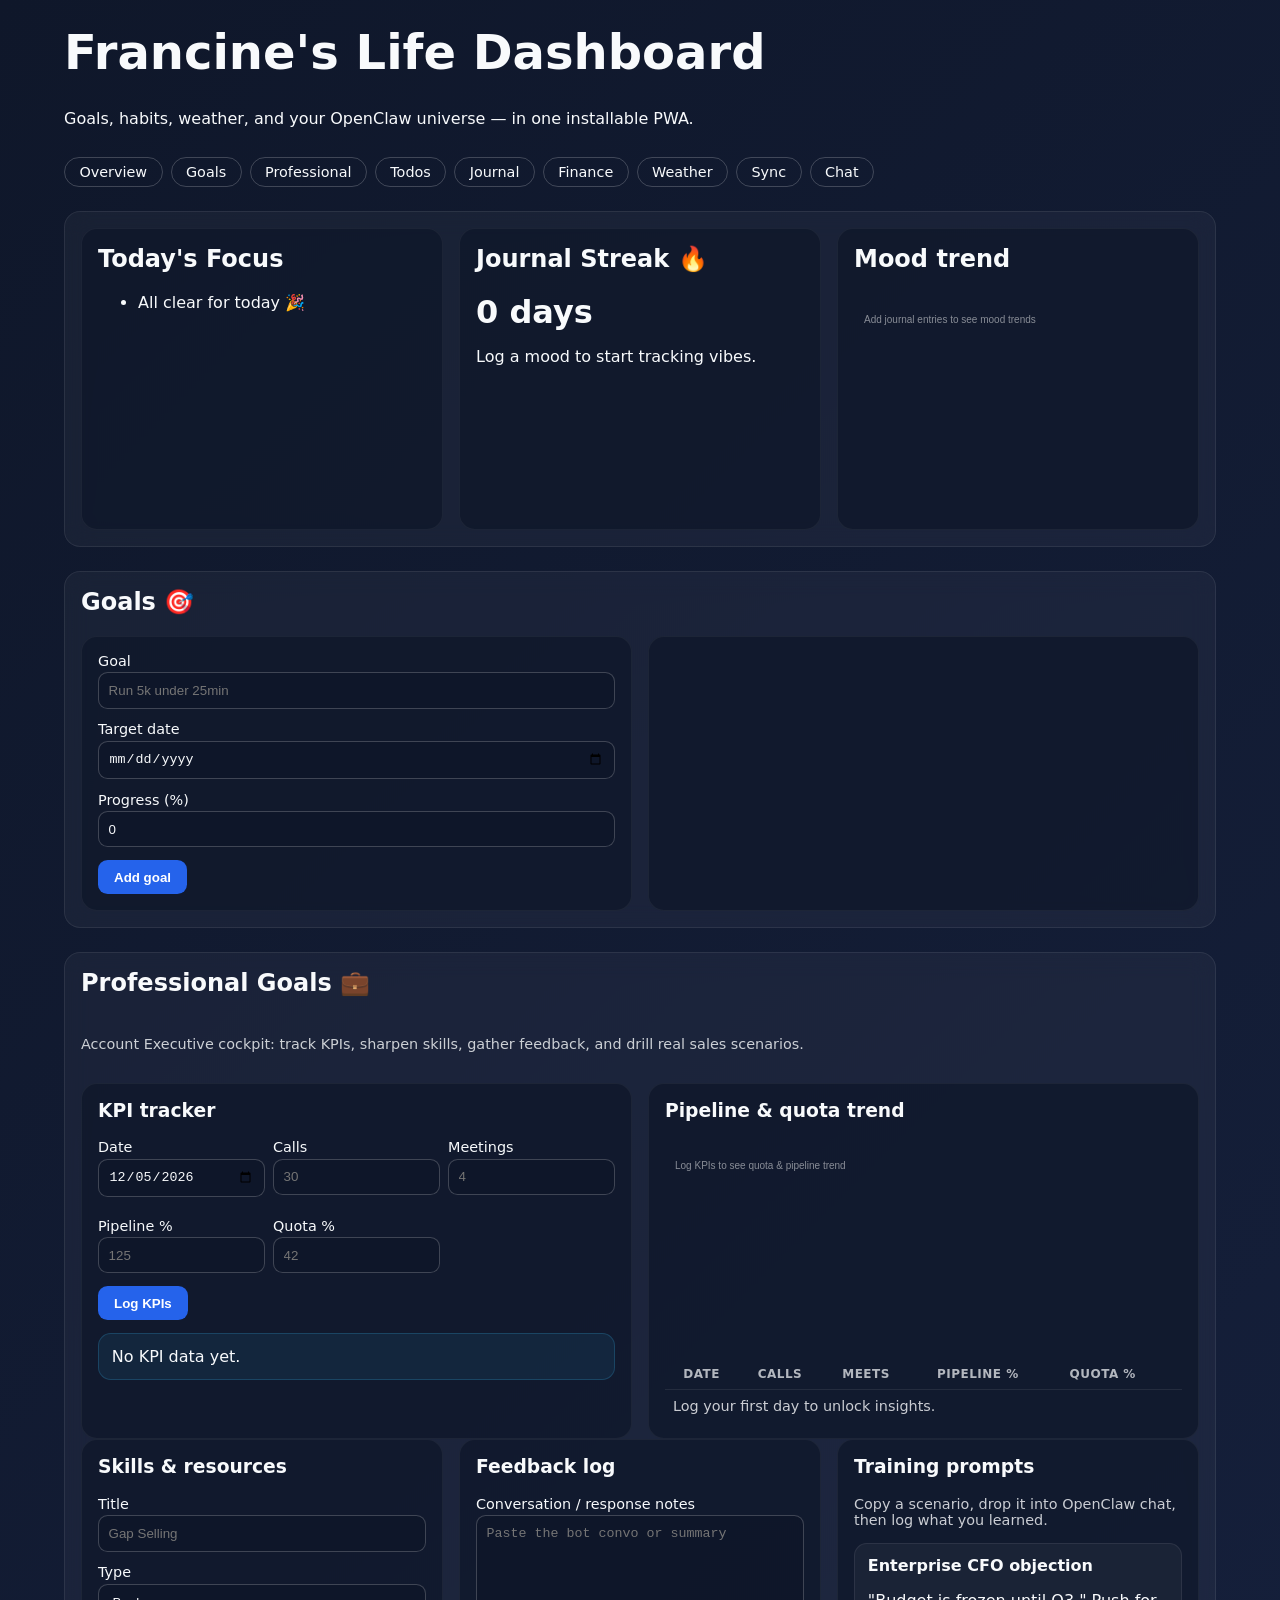
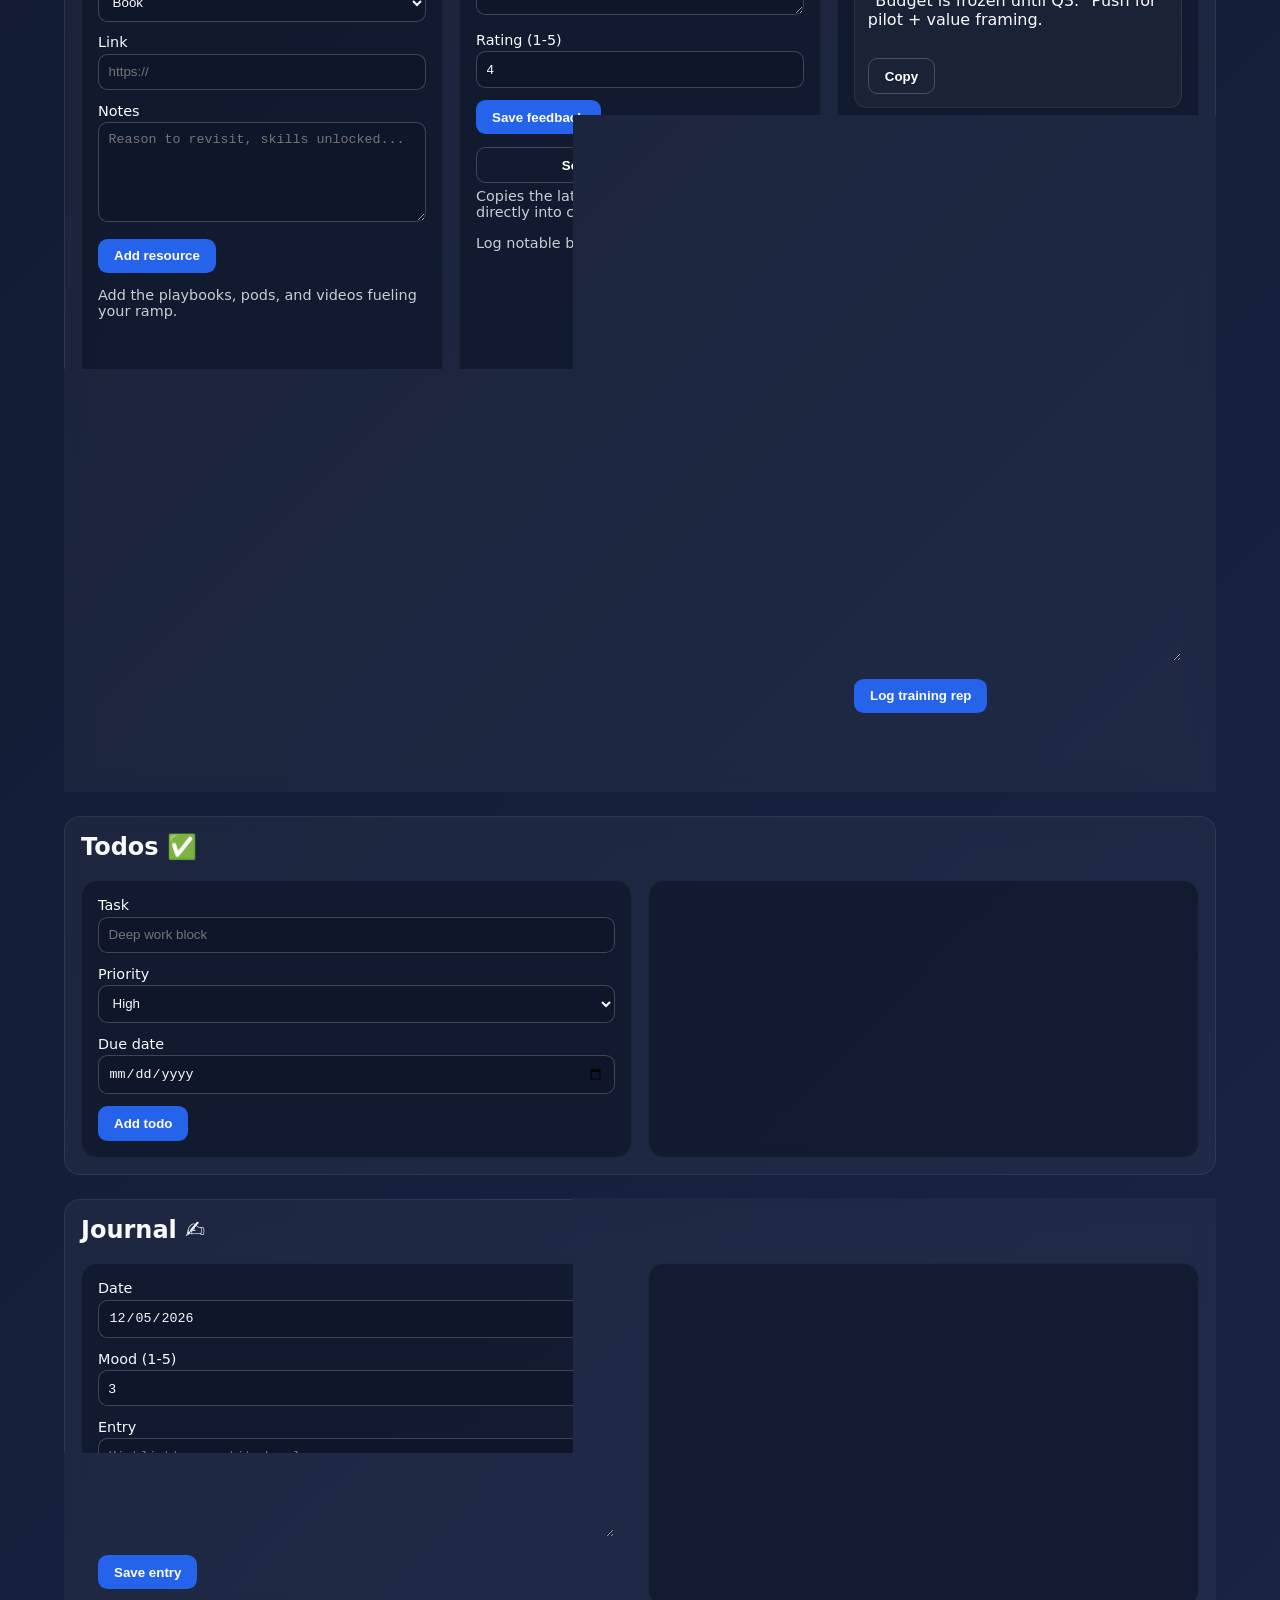
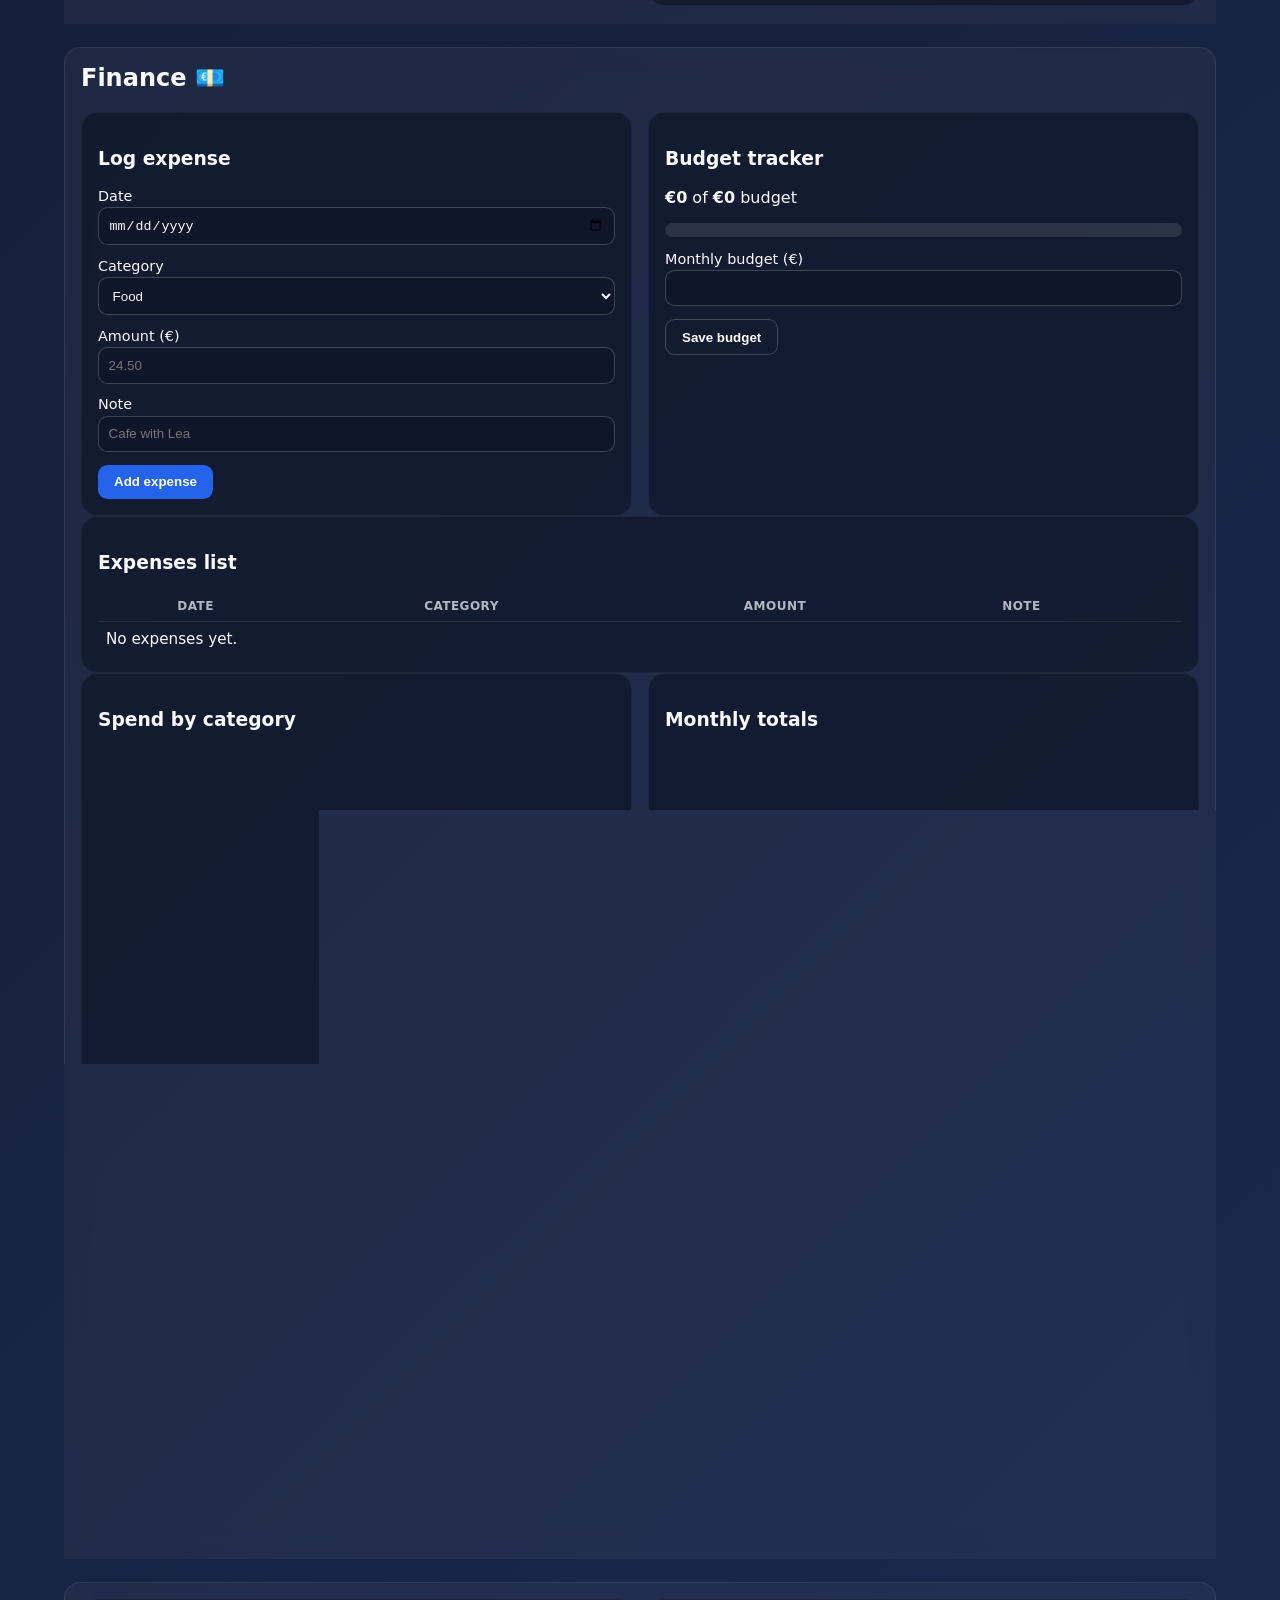
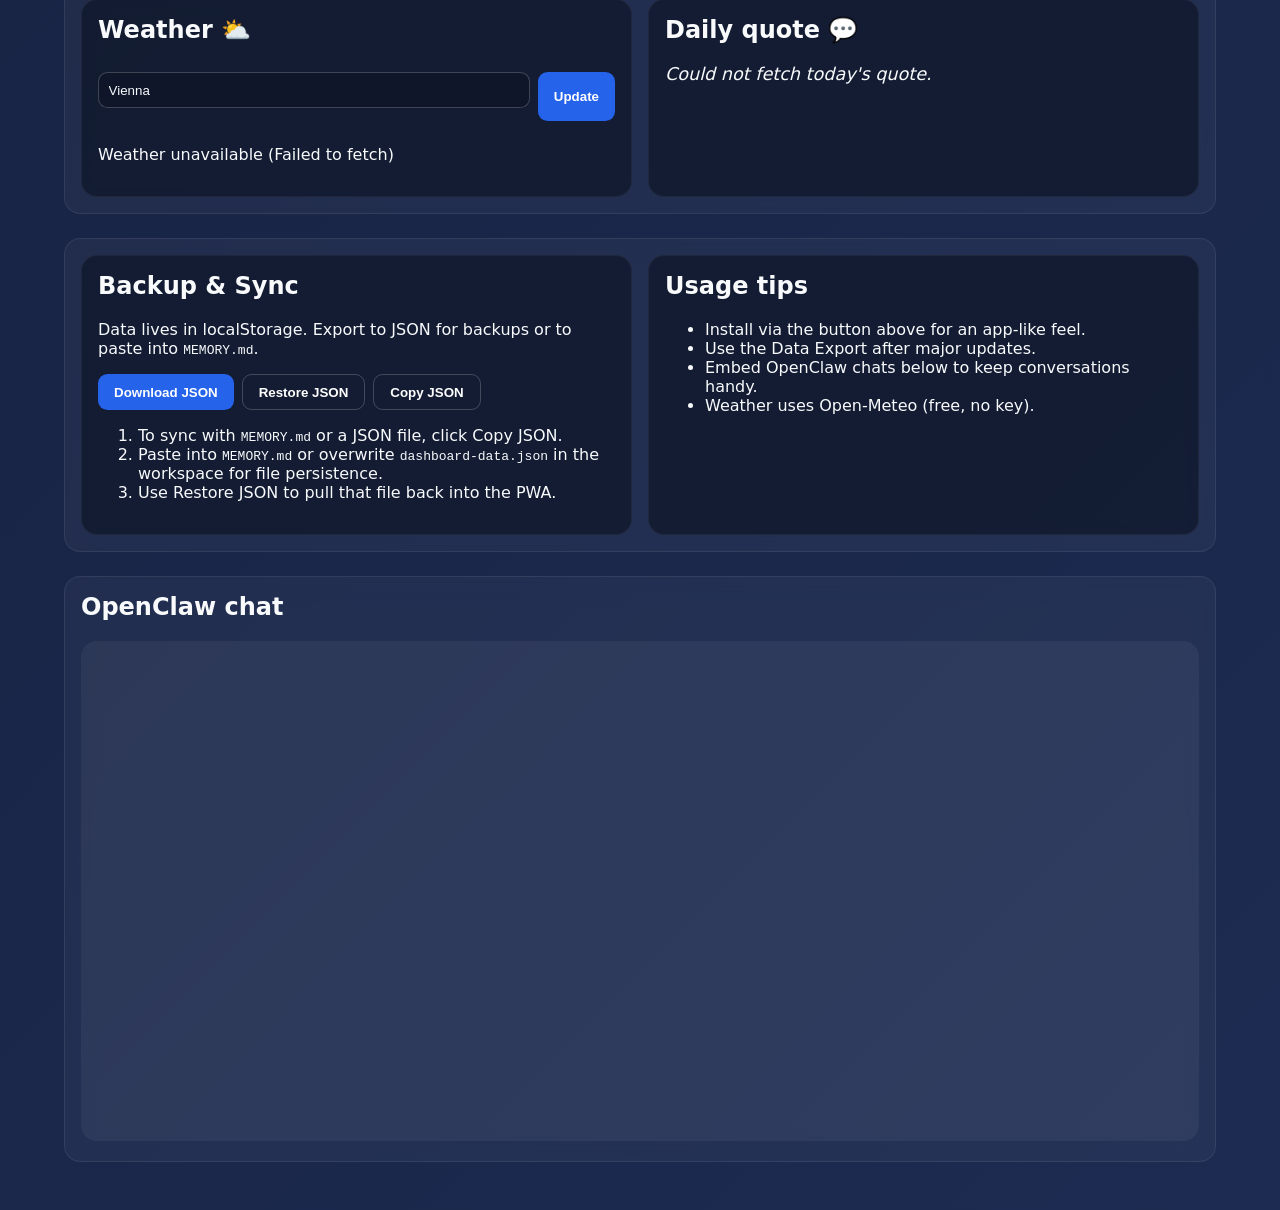
<file: index.html>
<!DOCTYPE html>
<html lang="en">
<head>
  <meta charset="UTF-8" />
  <meta name="viewport" content="width=device-width, initial-scale=1.0" />
  <title>Francine · Life Dashboard</title>
  <link rel="manifest" href="assets/manifest.json" />
  <link rel="icon" type="image/png" sizes="192x192" href="assets/icon-192.png" />
  <link rel="apple-touch-icon" href="assets/icon-192.png" />
  <meta name="theme-color" content="#2563eb" />
  <link rel="stylesheet" href="assets/style.css" />
</head>
<body>
  <main>
    <header>
      <h1>Francine's Life Dashboard</h1>
      <p>Goals, habits, weather, and your OpenClaw universe — in one installable PWA.</p>
      <nav>
        <a href="#overview">Overview</a>
        <a href="#goals">Goals</a>
        <a href="#professional">Professional</a>
        <a href="#todos">Todos</a>
        <a href="#journal">Journal</a>
        <a href="#finance">Finance</a>
        <a href="#weather-quote">Weather</a>
        <a href="#sync">Sync</a>
        <a href="#chat">Chat</a>
      </nav>
      <button id="install-btn" hidden>Install app</button>
    </header>

    <section id="overview" class="grid">
      <div class="card">
        <h2>Today's Focus</h2>
        <ul id="todays-todos"></ul>
      </div>
      <div class="card">
        <h2>Journal Streak 🔥</h2>
        <div class="streak" id="streak">0 days</div>
        <p id="mood-summary">Log a mood to start tracking vibes.</p>
      </div>
      <div class="card">
        <h2>Mood trend</h2>
        <div class="canvas-wrapper">
          <canvas width="340" height="200" id="mood-chart"></canvas>
        </div>
      </div>
    </section>

    <section id="goals">
      <h2>Goals 🎯</h2>
      <div class="grid">
        <div class="card">
          <form id="goal-form">
            <label for="goal-title">Goal</label>
            <input id="goal-title" name="goal-title" placeholder="Run 5k under 25min" required />

            <label for="goal-date">Target date</label>
            <input id="goal-date" name="goal-date" type="date" />

            <label for="goal-progress">Progress (%)</label>
            <input id="goal-progress" name="goal-progress" type="number" min="0" max="100" value="0" />

            <button type="submit">Add goal</button>
          </form>
        </div>
        <div class="card">
          <div id="goal-list"></div>
        </div>
      </div>
    </section>

    <section id="professional">
      <div class="section-heading">
        <h2>Professional Goals 💼</h2>
        <p class="muted">Account Executive cockpit: track KPIs, sharpen skills, gather feedback, and drill real sales scenarios.</p>
      </div>

      <div class="grid professional-grid">
        <div class="card">
          <h3>KPI tracker</h3>
          <form id="kpi-form" class="kpi-form">
            <div class="grid compact">
              <div>
                <label for="kpi-date">Date</label>
                <input type="date" id="kpi-date" name="kpi-date" required />
              </div>
              <div>
                <label for="kpi-calls">Calls</label>
                <input type="number" id="kpi-calls" name="kpi-calls" min="0" placeholder="30" required />
              </div>
              <div>
                <label for="kpi-meetings">Meetings</label>
                <input type="number" id="kpi-meetings" name="kpi-meetings" min="0" placeholder="4" required />
              </div>
              <div>
                <label for="kpi-pipeline">Pipeline %</label>
                <input type="number" id="kpi-pipeline" name="kpi-pipeline" min="0" max="300" placeholder="125" required />
              </div>
              <div>
                <label for="kpi-quota">Quota %</label>
                <input type="number" id="kpi-quota" name="kpi-quota" min="0" max="300" placeholder="42" required />
              </div>
            </div>
            <button type="submit">Log KPIs</button>
          </form>
          <div id="kpi-latest" class="kpi-latest">No KPI data yet.</div>
        </div>

        <div class="card">
          <h3>Pipeline & quota trend</h3>
          <div class="canvas-wrapper">
            <canvas id="quota-chart" width="360" height="220"></canvas>
          </div>
          <div class="table-responsive">
            <table>
              <thead>
                <tr>
                  <th>Date</th>
                  <th>Calls</th>
                  <th>Meets</th>
                  <th>Pipeline %</th>
                  <th>Quota %</th>
                  <th></th>
                </tr>
              </thead>
              <tbody id="kpi-table"></tbody>
            </table>
          </div>
        </div>
      </div>

      <div class="grid professional-grid">
        <div class="card">
          <h3>Skills & resources</h3>
          <form id="resource-form">
            <label for="resource-title">Title</label>
            <input id="resource-title" name="resource-title" placeholder="Gap Selling" required />

            <label for="resource-type">Type</label>
            <select id="resource-type" name="resource-type">
              <option>Book</option>
              <option>Video</option>
              <option>Podcast</option>
              <option>Article</option>
            </select>

            <label for="resource-link">Link</label>
            <input id="resource-link" name="resource-link" type="url" placeholder="https://" />

            <label for="resource-notes">Notes</label>
            <textarea id="resource-notes" name="resource-notes" placeholder="Reason to revisit, skills unlocked..."></textarea>

            <button type="submit">Add resource</button>
          </form>
          <div id="resource-list"></div>
        </div>

        <div class="card">
          <h3>Feedback log</h3>
          <form id="feedback-form">
            <label for="feedback-context">Conversation / response notes</label>
            <textarea id="feedback-context" name="feedback-context" required placeholder="Paste the bot convo or summary"></textarea>

            <label for="feedback-rating">Rating (1-5)</label>
            <input type="number" id="feedback-rating" name="feedback-rating" min="1" max="5" value="4" required />

            <button type="submit">Save feedback</button>
          </form>
          <div class="feedback-actions">
            <button id="send-feedback" class="secondary">Send feedback to Buster</button>
            <small class="muted">Copies the latest entry so you can paste it directly into chat.</small>
          </div>
          <div id="feedback-list"></div>
        </div>

        <div class="card">
          <h3>Training prompts</h3>
          <p class="muted">Copy a scenario, drop it into OpenClaw chat, then log what you learned.</p>
          <ul class="scenario-list" id="scenario-list">
            <li>
              <div>
                <strong>Enterprise CFO objection</strong>
                <p>"Budget is frozen until Q3." Push for pilot + value framing.</p>
              </div>
              <div class="scenario-actions">
                <button class="secondary copy-prompt" data-title="Enterprise CFO objection" data-prompt="You're an AE selling AI automation. CFO says budget is frozen until Q3. Build a 3-message sequence to win a low-risk pilot with clear ROI math.">Copy</button>
              </div>
            </li>
            <li>
              <div>
                <strong>Multi-threading blocker</strong>
                <p>Champion ghosts when legal review starts. Craft re-engagement.</p>
              </div>
              <div class="scenario-actions">
                <button class="secondary copy-prompt" data-title="Multi-threading blocker" data-prompt="Champion ghosted after legal review kicked in. Draft a concise note to re-open momentum by multi-threading with Ops + RevOps.">Copy</button>
              </div>
            </li>
            <li>
              <div>
                <strong>Last-mile negotiation</strong>
                <p>Prospect wants 25% discount for annual prepay. Hold the line.</p>
              </div>
              <div class="scenario-actions">
                <button class="secondary copy-prompt" data-title="Last-mile negotiation" data-prompt="Prospect demands 25% discount for annual prepay on automation suite. Offer creative concessions without destroying ACV. Roleplay both sides.">Copy</button>
              </div>
            </li>
          </ul>
          <form id="training-form">
            <label for="training-scenario">Scenario title</label>
            <input id="training-scenario" name="training-scenario" placeholder="Enterprise CFO objection" required />

            <label for="training-response">Response / takeaways</label>
            <textarea id="training-response" name="training-response" required></textarea>

            <button type="submit">Log training rep</button>
          </form>
          <div id="training-responses"></div>
        </div>
      </div>
    </section>

    <section id="todos">
      <h2>Todos ✅</h2>
      <div class="grid">
        <div class="card">
          <form id="todo-form">
            <label for="todo-text">Task</label>
            <input id="todo-text" name="todo-text" placeholder="Deep work block" required />

            <label for="todo-priority">Priority</label>
            <select id="todo-priority" name="todo-priority">
              <option>High</option>
              <option>Medium</option>
              <option>Low</option>
            </select>

            <label for="todo-date">Due date</label>
            <input id="todo-date" name="todo-date" type="date" />

            <button type="submit">Add todo</button>
          </form>
        </div>
        <div class="card">
          <div id="todo-list"></div>
        </div>
      </div>
    </section>

    <section id="journal">
      <h2>Journal ✍️</h2>
      <div class="grid">
        <div class="card">
          <form id="journal-form">
            <label for="journal-date">Date</label>
            <input type="date" id="journal-date" name="journal-date" required />

            <label for="journal-mood">Mood (1-5)</label>
            <input type="number" min="1" max="5" value="3" id="journal-mood" name="journal-mood" required />

            <label for="journal-text">Entry</label>
            <textarea id="journal-text" name="journal-text" placeholder="Highlights, gratitude, lessons..."></textarea>

            <button type="submit">Save entry</button>
          </form>
        </div>
        <div class="card">
          <div id="journal-list"></div>
        </div>
      </div>
    </section>

    <section id="finance">
      <h2>Finance 💶</h2>
      <div class="grid finance-grid">
        <div class="card">
          <h3>Log expense</h3>
          <form id="expense-form">
            <label for="expense-date">Date</label>
            <input type="date" id="expense-date" name="expense-date" required />

            <label for="expense-category">Category</label>
            <select id="expense-category" name="expense-category">
              <option>Food</option>
              <option>Housing</option>
              <option>Transport</option>
              <option>Fun</option>
              <option>Health</option>
              <option>Subscriptions</option>
              <option>Other</option>
            </select>

            <label for="expense-amount">Amount (€)</label>
            <input type="number" step="0.01" min="0" id="expense-amount" name="expense-amount" placeholder="24.50" required />

            <label for="expense-note">Note</label>
            <input id="expense-note" name="expense-note" placeholder="Cafe with Lea" />

            <button type="submit">Add expense</button>
          </form>
        </div>
        <div class="card">
          <h3>Budget tracker</h3>
          <p><strong id="monthly-total">€0</strong> of <strong id="budget-amount">€0</strong> budget</p>
          <div class="budget-bar">
            <div id="budget-progress"></div>
          </div>
          <p id="budget-remaining" class="muted"></p>
          <form id="budget-form">
            <label for="budget-input">Monthly budget (€)</label>
            <input type="number" min="0" id="budget-input" name="budget-input" />
            <button type="submit" class="secondary">Save budget</button>
          </form>
        </div>
      </div>

      <div class="grid">
        <div class="card">
          <h3>Expenses list</h3>
          <div class="table-responsive">
            <table>
              <thead>
                <tr>
                  <th>Date</th>
                  <th>Category</th>
                  <th>Amount</th>
                  <th>Note</th>
                  <th></th>
                </tr>
              </thead>
              <tbody id="expense-list">
                <tr><td colspan="5">No expenses yet.</td></tr>
              </tbody>
            </table>
          </div>
        </div>
      </div>

      <div class="grid">
        <div class="card">
          <h3>Spend by category</h3>
          <canvas class="finance-chart" id="expense-pie" width="320" height="220"></canvas>
        </div>
        <div class="card">
          <h3>Monthly totals</h3>
          <canvas class="finance-chart" id="expense-line" width="320" height="220"></canvas>
        </div>
      </div>

      <div class="grid">
        <div class="card">
          <h3>Savings plan</h3>
          <form id="savings-form">
            <label for="savings-goal">Goal amount (€)</label>
            <input type="number" min="0" id="savings-goal" name="savings-goal" />

            <label for="savings-target">Target date</label>
            <input type="date" id="savings-target" name="savings-target" />

            <label for="savings-current">Already saved (€)</label>
            <input type="number" min="0" id="savings-current" name="savings-current" />

            <label for="savings-monthly">Monthly contribution (€)</label>
            <input type="number" min="0" id="savings-monthly" name="savings-monthly" />

            <button type="submit">Update plan</button>
          </form>
          <p id="savings-summary" class="muted"></p>
        </div>
        <div class="card">
          <h3>Money tips</h3>
          <p id="finance-tip" class="tip-text">Add an expense to unlock tips.</p>
          <button id="tip-refresh" class="secondary" type="button">New tip</button>
        </div>
      </div>
    </section>

    <section id="weather-quote" class="grid">
      <div class="card weather">
        <h2>Weather ⛅️</h2>
        <form id="weather-form" style="display:flex; gap:0.5rem;">
          <input id="weather-city" name="weather-city" placeholder="City" />
          <button type="submit">Update</button>
        </form>
        <div id="weather">No data yet</div>
      </div>
      <div class="card">
        <h2>Daily quote 💬</h2>
        <p class="quote" id="quote">Loading...</p>
        <small id="quote-author"></small>
      </div>
    </section>

    <section id="sync" class="grid">
      <div class="card">
        <h2>Backup & Sync</h2>
        <p>Data lives in localStorage. Export to JSON for backups or to paste into <code>MEMORY.md</code>.</p>
        <div style="display:flex; flex-wrap:wrap; gap:0.5rem;">
          <button id="export-data">Download JSON</button>
          <button id="import-data" class="secondary">Restore JSON</button>
          <button id="copy-json" class="secondary">Copy JSON</button>
          <input type="file" id="import-file" accept="application/json" hidden />
        </div>
        <ol>
          <li>To sync with <code>MEMORY.md</code> or a JSON file, click Copy JSON.</li>
          <li>Paste into <code>MEMORY.md</code> or overwrite <code>dashboard-data.json</code> in the workspace for file persistence.</li>
          <li>Use Restore JSON to pull that file back into the PWA.</li>
        </ol>
      </div>
      <div class="card">
        <h2>Usage tips</h2>
        <ul>
          <li>Install via the button above for an app-like feel.</li>
          <li>Use the Data Export after major updates.</li>
          <li>Embed OpenClaw chats below to keep conversations handy.</li>
          <li>Weather uses Open-Meteo (free, no key).</li>
        </ul>
      </div>
    </section>

    <section id="chat">
      <h2>OpenClaw chat</h2>
      <iframe class="chat-embed" src="https://chat.openclaw.ai" title="OpenClaw Chat"></iframe>
    </section>
  </main>

  <script src="assets/app.js" defer></script>
</body>
</html>
</file>
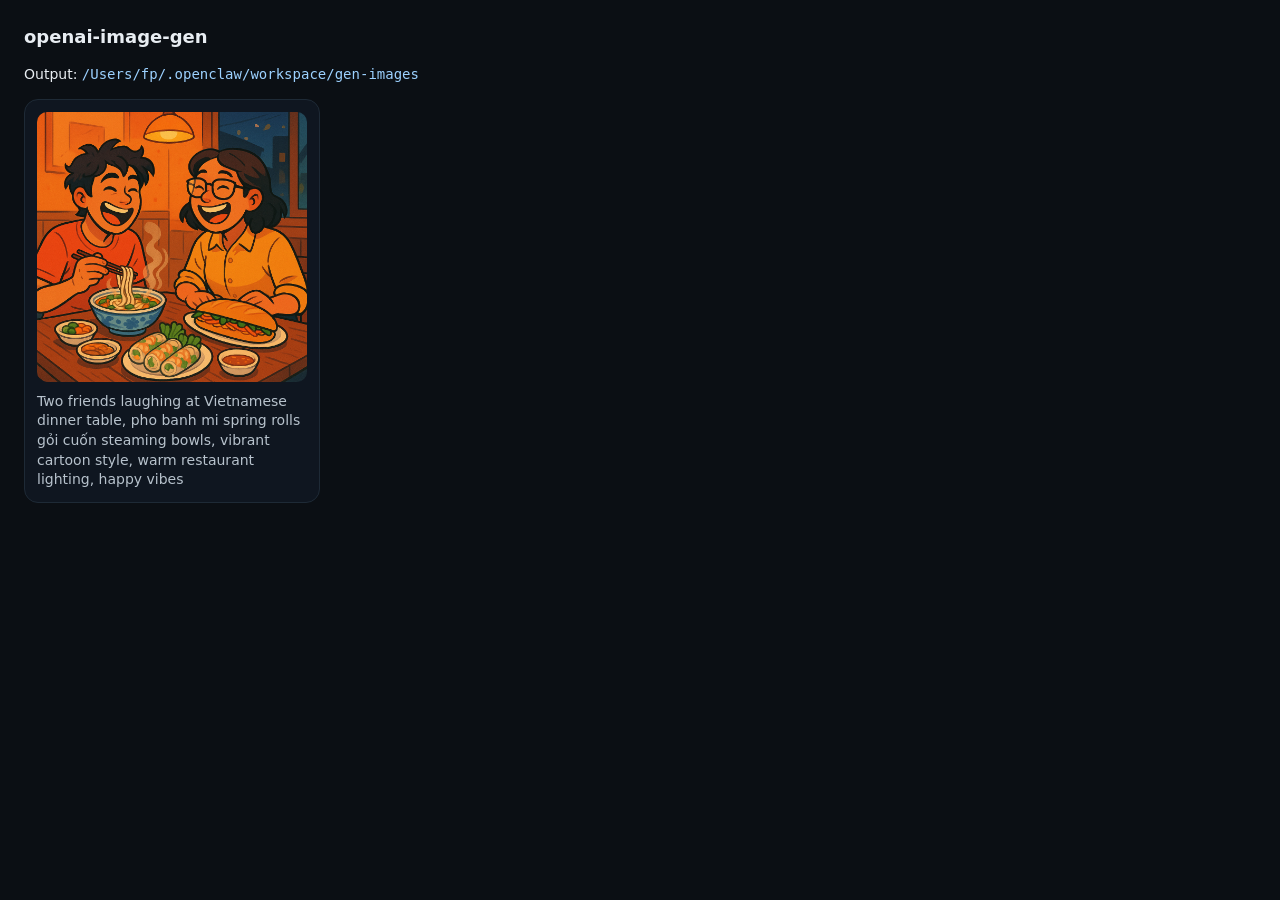
<file: gen-images/index.html>
<!doctype html>
<meta charset="utf-8" />
<title>openai-image-gen</title>
<style>
  :root { color-scheme: dark; }
  body { margin: 24px; font: 14px/1.4 ui-sans-serif, system-ui; background: #0b0f14; color: #e8edf2; }
  h1 { font-size: 18px; margin: 0 0 16px; }
  .grid { display: grid; grid-template-columns: repeat(auto-fill, minmax(240px, 1fr)); gap: 16px; }
  figure { margin: 0; padding: 12px; border: 1px solid #1e2a36; border-radius: 14px; background: #0f1620; }
  img { width: 100%; height: auto; border-radius: 10px; display: block; }
  figcaption { margin-top: 10px; color: #b7c2cc; }
  code { color: #9cd1ff; }
</style>
<h1>openai-image-gen</h1>
<p>Output: <code>/Users/fp/.openclaw/workspace/gen-images</code></p>
<div class="grid">
<figure>
  <a href="001-two-friends-laughing-at-vietnamese-dinne.png"><img src="001-two-friends-laughing-at-vietnamese-dinne.png" loading="lazy" /></a>
  <figcaption>Two friends laughing at Vietnamese dinner table, pho banh mi spring rolls gỏi cuốn steaming bowls, vibrant cartoon style, warm restaurant lighting, happy vibes</figcaption>
</figure>
</div>
</file>
<file: assets/style.css>
* {
  box-sizing: border-box;
}

:root {
  color-scheme: light dark;
  --bg: #0f172a;
  --surface: #1e293b;
  --surface-alt: #233451;
  --text: #f8fafc;
  --accent: #38bdf8;
  --accent-strong: #2563eb;
  --success: #22c55e;
  --warning: #f97316;
  --danger: #ef4444;
  font-family: 'Inter', system-ui, -apple-system, BlinkMacSystemFont, 'Segoe UI', sans-serif;
}

body {
  margin: 0;
  min-height: 100vh;
  background: linear-gradient(135deg, #0f172a, #1d2b52);
  color: var(--text);
}

main {
  max-width: 1200px;
  margin: 0 auto;
  padding: 1.5rem;
}

header {
  display: flex;
  flex-direction: column;
  gap: 0.8rem;
  margin-bottom: 1.5rem;
}

header h1 {
  margin: 0;
  font-size: clamp(2rem, 4vw, 3rem);
}

nav {
  display: flex;
  gap: 0.5rem;
  flex-wrap: wrap;
}

nav a {
  text-decoration: none;
  color: var(--text);
  padding: 0.4rem 0.9rem;
  border-radius: 999px;
  border: 1px solid rgba(255,255,255,0.2);
  font-size: 0.9rem;
}

section {
  background: rgba(255,255,255,0.04);
  backdrop-filter: blur(12px);
  border-radius: 1rem;
  padding: 1rem;
  margin-bottom: 1.5rem;
  border: 1px solid rgba(255,255,255,0.08);
}

section h2 {
  margin-top: 0;
  display: flex;
  align-items: center;
  gap: 0.4rem;
}

.grid {
  display: grid;
  grid-template-columns: repeat(auto-fit,minmax(280px,1fr));
  gap: 1rem;
}

.card {
  background: rgba(15,23,42,0.75);
  border-radius: 1rem;
  padding: 1rem;
  border: 1px solid rgba(255,255,255,0.05);
}

label {
  display: block;
  font-size: 0.9rem;
  margin-bottom: 0.2rem;
}

input, textarea, select {
  width: 100%;
  padding: 0.6rem;
  border-radius: 0.6rem;
  border: 1px solid rgba(255,255,255,0.2);
  background: rgba(15,23,42,0.8);
  color: var(--text);
  margin-bottom: 0.8rem;
}

textarea {
  min-height: 100px;
}

button {
  background: var(--accent-strong);
  color: white;
  border: none;
  border-radius: 0.6rem;
  padding: 0.6rem 1rem;
  cursor: pointer;
  font-weight: 600;
}

button.secondary {
  background: transparent;
  border: 1px solid rgba(255,255,255,0.2);
}

.list-item {
  display: flex;
  flex-direction: column;
  padding: 0.8rem;
  border-radius: 0.8rem;
  margin-bottom: 0.5rem;
  background: rgba(255,255,255,0.03);
  border: 1px solid rgba(255,255,255,0.08);
}

.list-item .meta {
  font-size: 0.8rem;
  opacity: 0.8;
}

.priority-high {
  border-left: 4px solid var(--danger);
}

.priority-medium {
  border-left: 4px solid var(--warning);
}

.priority-low {
  border-left: 4px solid var(--success);
}

.todo-actions, .goal-actions {
  display: flex;
  gap: 0.4rem;
  margin-top: 0.4rem;
}

.streak {
  font-size: 2rem;
  font-weight: 600;
}

.canvas-wrapper {
  position: relative;
  height: 220px;
}

.weather {
  display: flex;
  flex-direction: column;
  gap: 0.5rem;
}

.weather .temp {
  font-size: 2.5rem;
  font-weight: 700;
}

.quote {
  font-style: italic;
  font-size: 1.1rem;
}

iframe.chat-embed {
  width: 100%;
  border: none;
  min-height: 500px;
  border-radius: 1rem;
  background: rgba(255,255,255,0.05);
}

.table-responsive {
  overflow-x: auto;
}

table {
  width: 100%;
  border-collapse: collapse;
  font-size: 0.95rem;
}

th, td {
  padding: 0.5rem;
  border-bottom: 1px solid rgba(255,255,255,0.08);
}

th {
  text-transform: uppercase;
  letter-spacing: 0.04em;
  font-size: 0.75rem;
  opacity: 0.7;
}

tr:last-child td {
  border-bottom: none;
}

button.danger {
  background: var(--danger);
}

.budget-bar {
  width: 100%;
  height: 14px;
  border-radius: 999px;
  background: rgba(255,255,255,0.1);
  margin: 0.5rem 0 0.3rem;
  overflow: hidden;
}

#budget-progress {
  height: 100%;
  width: 0;
  border-radius: 999px;
  background: linear-gradient(90deg, var(--accent), var(--accent-strong));
}

.muted {
  opacity: 0.8;
  font-size: 0.9rem;
}

.tip-text {
  font-size: 1rem;
  line-height: 1.4;
}

.finance-grid .card {
  min-height: 100%;
}

canvas.finance-chart {
  width: 100%;
  height: auto;
}

@media (max-width: 640px) {
  body {
    padding-bottom: 4rem;
  }
  nav {
    position: sticky;
    top: 0;
    background: rgba(15,23,42,0.95);
    padding: 0.5rem;
    border-radius: 999px;
    z-index: 10;
  }
}

.section-heading {
  display: flex;
  flex-direction: column;
  gap: 0.3rem;
  margin-bottom: 1rem;
}

.grid.compact {
  grid-template-columns: repeat(auto-fit, minmax(140px, 1fr));
  gap: 0.5rem;
}

.professional-grid .card h3 {
  margin-top: 0;
}

.kpi-latest {
  margin-top: 0.8rem;
  padding: 0.8rem;
  border-radius: 0.8rem;
  background: rgba(56,189,248,0.08);
  border: 1px solid rgba(56,189,248,0.2);
}

#kpi-table button {
  font-size: 0.75rem;
  padding: 0.3rem 0.6rem;
}

.resource-item, .feedback-item, .training-item {
  margin-top: 0.8rem;
}

.resource-item strong span {
  font-size: 0.75rem;
  text-transform: uppercase;
  margin-left: 0.4rem;
  color: var(--accent);
}

.feedback-rating {
  font-weight: 600;
  color: var(--warning);
}

.feedback-actions {
  display: flex;
  flex-direction: column;
  gap: 0.3rem;
  margin: 0.8rem 0;
}

.scenario-list {
  list-style: none;
  padding: 0;
  margin: 0 0 1rem 0;
  display: flex;
  flex-direction: column;
  gap: 0.6rem;
}

.scenario-list li {
  padding: 0.8rem;
  border-radius: 0.8rem;
  background: rgba(255,255,255,0.04);
  border: 1px solid rgba(255,255,255,0.08);
  display: flex;
  justify-content: space-between;
  gap: 0.8rem;
  flex-wrap: wrap;
}

.scenario-actions {
  display: flex;
  gap: 0.4rem;
}

.badge {
  display: inline-flex;
  align-items: center;
  gap: 0.25rem;
  padding: 0.15rem 0.5rem;
  border-radius: 999px;
  font-size: 0.7rem;
  text-transform: uppercase;
  letter-spacing: 0.05em;
  border: 1px solid rgba(255,255,255,0.2);
}
</file>
